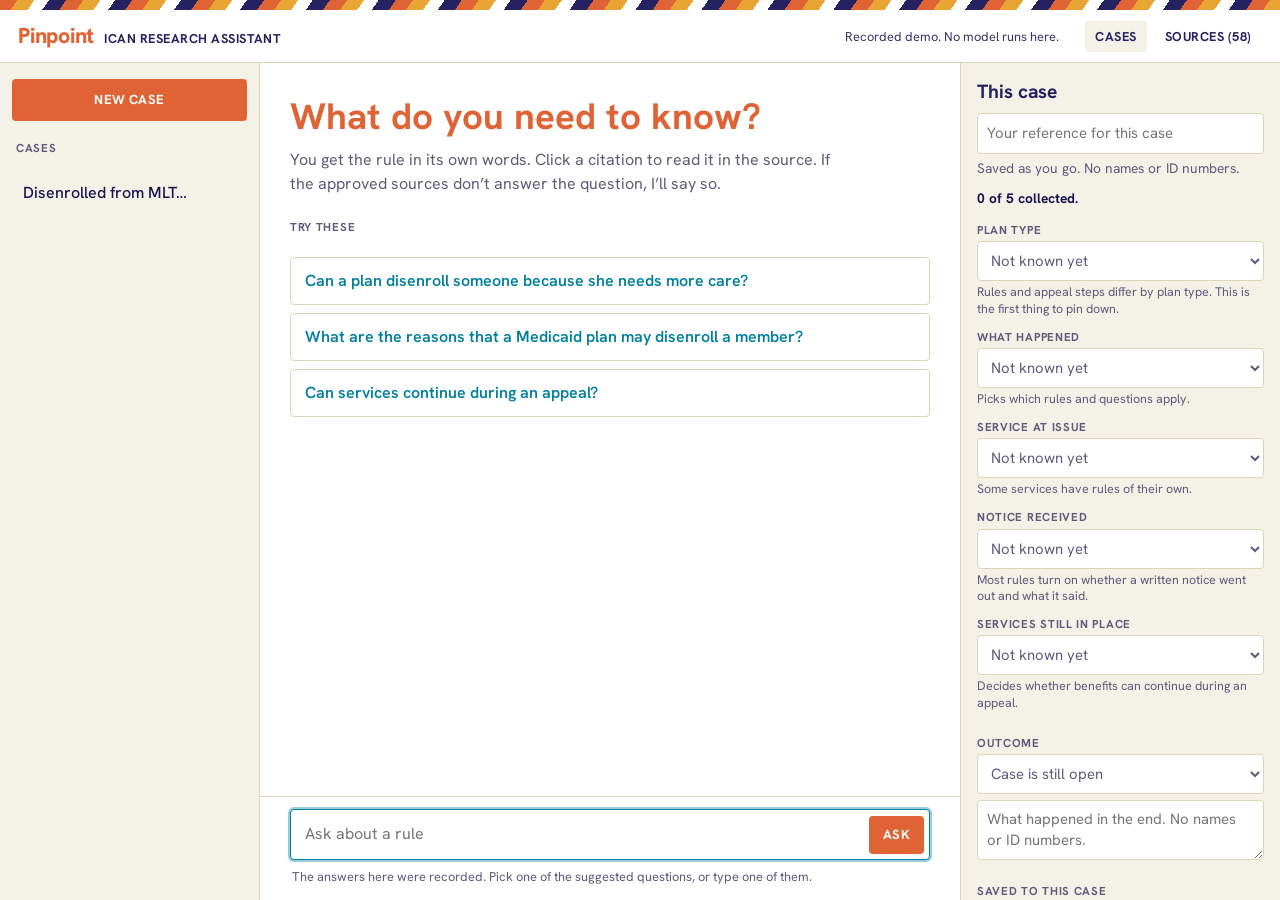
<file: docs/index.html>
<!doctype html>
<html lang="en">
<head>
<meta charset="utf-8">
<meta name="viewport" content="width=device-width, initial-scale=1">
<title>Pinpoint · ICAN research assistant</title>
<link rel="preconnect" href="https://fonts.googleapis.com">
<link rel="preconnect" href="https://fonts.gstatic.com" crossorigin>
<link href="https://fonts.googleapis.com/css2?family=Hanken+Grotesk:wght@400;500;600;700;800&family=IBM+Plex+Mono:wght@400;500&display=swap" rel="stylesheet">
<link rel="stylesheet" href="theme.css">
<style>
html, body{ height: 100%; }
body{ display: flex; flex-direction: column; }
.work{ flex: 1; min-height: 0; display: grid; grid-template-columns: 260px minmax(0, 1fr) 320px; grid-template-rows: minmax(0, 1fr); }
.work.reading{ grid-template-columns: 260px minmax(0, 1fr) minmax(0, var(--read-w, 470px)); }

/* left: the cases */
.list{ border-right: 1px solid var(--line); background: var(--panel); overflow-y: auto; padding: 16px 12px 24px; display: flex; flex-direction: column; gap: 14px; min-width: 0; }
.list .btn{ padding: 11px 16px; }
.list .label{ margin: 4px 4px 0; }
#cases{ display: flex; flex-direction: column; gap: 4px; }
.row{ display: flex; align-items: center; border: 1px solid transparent; border-radius: 4px; }
.row:hover{ background: var(--card); }
.row.on{ border-color: var(--dark-blue); background: var(--card); }
.row .open{ flex: 1; min-width: 0; text-align: left; border: 0; background: none; padding: 10px; font-weight: 500; color: var(--ink); overflow: hidden; text-overflow: ellipsis; white-space: nowrap; }
.row.on .open{ font-weight: 700; }
.row .trash{ flex: none; width: 40px; height: 40px; border: 0; background: none; padding: 0; display: grid; place-items: center; color: var(--muted); border-radius: 4px; opacity: 0; }
.row .trash svg{ pointer-events: none; }
.row.on .trash, .row:hover .trash, .row .trash:focus-visible{ opacity: 1; }
.row .trash:hover{ color: var(--red-dark); }

/* right: the case */
.case{ border-left: 1px solid var(--line); min-width: 0; background: var(--panel); overflow-y: auto; padding: 18px 16px 24px; display: grid; gap: 22px; align-content: start; }
.case h2{ font-size: 1.2rem; margin-bottom: 4px; }
.progress{ font-size: .86rem; color: var(--muted); margin: 0 0 12px; }
.progress b{ color: var(--ink); }
.facts{ display: grid; gap: 10px; }
.fact{ display: grid; gap: 3px; }
.outcome{ display: grid; gap: 3px; }
.outcome-note{ display: block; width: 100%; flex: none; border: 1px solid var(--line); border-radius: 4px; background: var(--card); padding: 8px 9px; font-size: .93rem; margin-top: 6px; max-height: none; resize: vertical; }
.outcome-note:focus-visible{ outline: 2px solid var(--accent, currentColor); outline-offset: 1px; }
.fact select, .outcome select{ width: 100%; border: 1px solid var(--line); border-radius: 4px; background: var(--card); padding: 8px 9px; font-size: .93rem; }
.fact select.empty, .outcome select.empty{ color: var(--muted); }
.fact small{ font-size: .78rem; color: var(--muted); line-height: 1.35; }
.fact.set small{ display: none; }
.block-head{ display: flex; align-items: center; justify-content: space-between; gap: 8px; margin-bottom: 10px; }
.quiet{ margin: 0; font-size: .86rem; color: var(--muted); }
.case-label{ width: 100%; border: 1px solid var(--line); border-radius: 4px; background: var(--card); padding: 8px 9px; font-size: .93rem; margin: 6px 0 4px; }
.reading .case{ display: none; }      /* the source being read takes the place of This case */
.need ul{ margin: 6px 0 0; padding-left: 18px; } .need li{ margin: 4px 0; }
.sec-head{ padding: 12px 16px 4px; display: flex; flex-direction: column; gap: 2px; } .sec-head span, .line .lead{ color: var(--muted); font-size: .86rem; }
.line .lead{ margin: 0; padding: 8px 16px 0 22px; } .line + .line{ border-top: 1px solid var(--line); }
.need{ margin: 0; padding: 9px 12px; border: 1px solid var(--orange); border-radius: 4px; background: light-dark(#fdf3df, #3f3416); font-size: .9rem; }
.grade{ display: flex; flex-wrap: wrap; align-items: center; gap: 8px; font-size: .86rem; color: var(--muted); }
.grade button{ border: 1px solid var(--line); background: var(--card); border-radius: 20px; padding: 5px 12px; color: var(--head); font-weight: 600; }
.grade button:hover{ border-color: var(--cyan); }
.grade button.on{ background: var(--dark-blue); color: #fff; border-color: var(--dark-blue); }
#saved{ display: grid; gap: 8px; margin: 0 0 10px; padding: 0; list-style: none; }
#saved li{ background: var(--card); border: 1px solid var(--line); border-left: 4px solid var(--orange); border-radius: 4px; padding: 8px 10px; font-size: .86rem; display: grid; gap: 2px; cursor: pointer; }
#saved li div{ display: flex; justify-content: space-between; gap: 8px; align-items: baseline; }
#saved li b{ font: 500 .8rem/1.3 var(--mono); color: var(--head); }
#saved li span{ color: var(--muted); }

/* middle: ask and answer */
.talk{ display: flex; flex-direction: column; min-width: 0; min-height: 0; }
#scroll{ flex: 1; overflow-y: auto; }
#thread{ display: grid; gap: 16px; padding: 24px clamp(14px, 3vw, 30px) 28px; max-width: 780px; margin: 0 auto; }
.empty h1{ font-size: clamp(1.7rem, 3.2vw, 2.3rem); color: var(--warm-red); margin: 8px 0 10px; }
.empty > p{ color: var(--muted); margin: 0 0 22px; max-width: 34em; }
.tries{ display: grid; gap: 8px; margin-top: 10px; }
.tries button{ text-align: left; background: var(--card); border: 1px solid var(--line); border-radius: 4px; padding: 11px 14px; color: var(--link); font-weight: 600; }
.tries button:hover{ border-color: var(--cyan); }
.turn{ display: grid; gap: 12px; animation: rise .35s ease both; }
@keyframes rise{ from{ opacity: 0; transform: translateY(8px); } to{ opacity: 1; transform: none; } }
.ask{ justify-self: end; max-width: 86%; background: var(--dark-blue); color: #fff; padding: 10px 14px; border-radius: 12px 12px 2px 12px; margin: 0; overflow-wrap: anywhere; }
.ask mark{ font-family: var(--mono); font-size: .86em; }
.took{ justify-self: end; margin: -8px 0 0; font-size: .86rem; color: var(--head); background: light-dark(#fdf3df, #3f3416); border: 1px solid var(--orange); border-radius: 4px; padding: 6px 10px; }
.said{ margin: 0; color: var(--muted); font-size: .93rem; }
.short{ border: 1px solid var(--line); border-left: 5px solid var(--dark-blue); border-radius: 4px; background: var(--card); padding: 12px 16px 10px 16px; }
.short .label{ margin: 0 0 6px; }
.short p{ margin: 0 0 10px; font: 400 1.14rem/1.5 var(--serif); color: var(--head); }
.short p b{ font-weight: 700; background: var(--sand-light); box-shadow: 0 0 0 2px var(--sand-light); }
.short .cite{ font-size: .78rem; }
.src{ border: 1px solid var(--line); border-radius: 4px; background: var(--card); overflow: hidden; }
.src.open{ border-color: var(--cyan); box-shadow: 0 0 0 2px var(--cyan-soft); }
.src blockquote{ margin: 0; padding: 14px 16px 12px 18px; border-left: 4px solid var(--orange); font: 400 1.02rem/1.58 var(--serif); }
.src-foot{ display: flex; flex-wrap: wrap; align-items: center; justify-content: space-between; gap: 8px 12px; padding: 9px 12px; border-top: 1px solid var(--line); background: var(--panel); }
.cite{ border: 1px solid var(--line); background: var(--card); color: var(--head); border-radius: 4px; padding: 4px 9px; font: 500 .8rem/1.2 var(--mono); text-align: left; }
.cite:hover{ border-color: var(--cyan); color: var(--link); }
.cite::after{ content: " ›"; }
.acts{ display: flex; gap: 14px; flex-wrap: wrap; }
.none{ border: 1px solid var(--line); border-left: 4px solid var(--warm-red); border-radius: 4px; padding: 16px 18px; background: var(--card); }
.none b{ display: block; font-size: 1.3rem; color: var(--head); margin-bottom: 6px; }
.none p{ margin: 0; }
.none p + p{ margin-top: 6px; color: var(--muted); font-size: .9rem; }
.none .acts{ margin-top: 12px; }
.second{ margin: 10px 0 0; padding: 12px 14px; border: 1px solid var(--line); border-radius: 6px; background: var(--card); font-size: .93rem; }
.second p{ margin: 4px 0; }
.second .was{ color: var(--muted); font-size: .88rem; }
.second .open{ margin: 4px 0 0; padding-left: 18px; display: grid; gap: 10px; }
.second .check{ display: block; margin-top: 3px; }
.short .es{ margin-top: 10px; padding-top: 10px; border-top: 1px solid var(--line); }
.srcs > summary{ cursor: pointer; font-weight: 600; color: var(--link); padding: 4px 2px; }
.srcs[open] > summary{ margin-bottom: 8px; }
.srcs .src + .src{ margin-top: 12px; }
.chips{ display: flex; flex-wrap: wrap; gap: 8px; }
.chips button{ border: 1px solid var(--line); background: var(--card); border-radius: 20px; padding: 6px 13px; color: var(--head); font-weight: 600; }
.chips button:hover{ border-color: var(--cyan); color: var(--link); }
.wait{ border: 1px solid var(--line); border-left: 5px solid var(--dark-blue); border-radius: 4px; background: var(--card); padding: 16px 18px; display: grid; gap: 12px; }
.stage{ display: flex; align-items: center; gap: 12px; margin: 0; font-size: 1.06rem; color: var(--muted); }
.stage i{ flex: none; width: 22px; height: 22px; border-radius: 50%; border: 2px solid var(--line); display: grid; place-items: center; font-style: normal; font-size: .8rem; line-height: 1; }
.stage.now{ font-weight: 700; color: var(--head); }
.stage.now i{ border-width: 3px; border-top-color: var(--dark-blue); animation: turn .8s linear infinite; }
.stage.done i{ border-color: var(--ok); color: var(--ok); }
.stage.done i::before{ content: "✓"; }
@keyframes turn{ to{ transform: rotate(360deg); } }
.next{ display: grid; gap: 8px; padding: 12px 14px; border: 1px dashed var(--line); border-radius: 4px; }
.next .chips button{ font-weight: 500; font-size: .9rem; }
.compose{ border-top: 1px solid var(--line); padding: 12px clamp(14px, 3vw, 30px) 14px; flex: none; }
.compose > div{ max-width: 780px; margin: 0 auto; }
form{ display: flex; gap: 8px; align-items: flex-end; border: 1px solid var(--line); border-radius: 4px; background: var(--card); padding: 5px 5px 5px 14px; }
form:focus-within{ border-color: var(--cyan); box-shadow: 0 0 0 2px var(--cyan-soft); }
textarea{ flex: 1; border: 0; background: transparent; resize: none; outline: none; padding: 8px 0; max-height: 9em; line-height: 1.4; }
textarea:focus-visible{ outline: none; }
form .btn{ padding: 9px 14px; }
.hint{ margin: 7px 2px 0; font-size: .8rem; color: var(--muted); }

/* right, while a source is being read */
.read{ display: none; border-left: 1px solid var(--line); background: var(--card); min-width: 0; min-height: 0; flex-direction: column; }
.reading .read{ display: flex; position: relative; }
.read-drag{ position: absolute; left: -4px; top: 0; bottom: 0; width: 9px; cursor: col-resize; z-index: 5; touch-action: none; }
.read-drag:hover, .read-drag:focus-visible, .read-drag.on{ background: var(--line); outline: none; }
.read-head{ padding: 14px 18px 12px; border-bottom: 1px solid var(--line); display: grid; gap: 6px; flex: none; background: var(--panel); }
.read-head div{ display: flex; justify-content: space-between; gap: 10px; align-items: flex-start; }
.read-head h2{ font-size: 1.15rem; }
.read-head p{ margin: 0; font-size: .84rem; color: var(--muted); }
#doc{ flex: 1; overflow-y: auto; padding: 18px 20px 60px; font: 400 .98rem/1.6 var(--serif); }
#doc p{ margin: 0 0 .7em; padding: 3px 8px; border-radius: 4px; border-left: 4px solid transparent; }
#doc p.here{ background: light-dark(#fdf3df, #3f3416); border-left-color: var(--orange); }

/* narrow window: the two bars sit behind buttons, one shown at a time in place of the thread */
.bars{ display: none; }
@media (max-width: 1000px){
  .bar{ padding: 8px 12px; }
  .brand span{ display: none; }
  .bars{ display: flex; gap: 8px; padding: 8px 12px; border-bottom: 1px solid var(--line); background: var(--panel); flex: none; }
  .bars button{ flex: 1; min-width: 0; height: 44px; border: 1px solid var(--line); border-radius: 4px; background: var(--card); font-weight: 600; color: var(--head); }
  .bars button[aria-expanded="true"]{ background: var(--dark-blue); border-color: var(--dark-blue); color: #fff; }
  .work, .work.reading{ grid-template-columns: minmax(0, 1fr); }
  .list, .case{ display: none; border: 0; }
  .show-list .list{ display: flex; }
  .show-case .case{ display: grid; }
  .show-list .talk, .show-case .talk{ display: none; }
  .row .trash{ opacity: 1; width: 44px; height: 44px; }
  .compose{ padding: 10px 12px 12px; }
  .reading .read{ position: fixed; inset: 0; z-index: 20; border: 0; }
  .read-drag{ display: none; }
}
</style>
</head>
<body>

<div class="stripes" aria-hidden="true"></div>
<header class="bar">
  <a class="brand" href="./"><b>Pinpoint</b><span>ICAN research assistant</span></a>
  <nav class="nav">
    <a href="./" class="on">Cases</a>
    <a href="sources.html" id="src-link">Sources</a>
  </nav>
</header>

<div class="bars" id="bars">
  <button type="button" id="show-list" aria-expanded="false" aria-controls="list">All cases</button>
  <button type="button" id="show-case" aria-expanded="false" aria-controls="case">This case</button>
</div>

<div class="work" id="work">

  <aside class="list" id="list" aria-label="Cases">
    <button class="btn" id="new-case" type="button">New case</button>
    <p class="label">Cases</p>
    <div id="cases"></div>
  </aside>

  <div class="talk">
    <main id="scroll">
      <div id="thread" aria-live="polite">
        <div class="empty" id="empty">
          <h1>What do you need to know?</h1>
          <p>You get the rule in its own words. Click a citation to read it in the source. If the approved sources don&rsquo;t answer the question, I&rsquo;ll say so.</p>
          <p class="label" id="tries-label">Try these</p>
          <div class="tries" id="tries"></div>
        </div>
      </div>
    </main>
    <div class="compose">
      <div>
        <form id="form">
          <label for="q" style="position:absolute;left:-9999px">Your question</label>
          <textarea id="q" rows="1" placeholder="Ask about a rule" autocomplete="off"></textarea>
          <button id="go" class="btn" type="submit">Ask</button>
        </form>
        <p class="hint">Ask about the rule, not the client. Names, dates and ID numbers are removed before your question is sent.</p>
      </div>
    </div>
  </div>

  <aside class="case" id="case" aria-label="This case">
    <section>
      <h2>This case</h2>
      <label for="label" style="position:absolute;left:-9999px">Your reference for this case</label>
      <input id="label" class="case-label" placeholder="Your reference for this case" autocomplete="off" maxlength="80">
      <p class="quiet" style="margin-bottom:10px">Saved as you go. No names or ID numbers.</p>
      <p class="progress" id="progress"></p>
      <div class="facts" id="facts">
        <label class="fact"><span class="label">Plan type</span>
          <select id="f-plan" class="empty"><option value="">Not known yet</option><option>Managed long-term care</option><option>Mainstream managed care</option><option>PACE</option><option>Not sure</option></select>
          <small>Rules and appeal steps differ by plan type. This is the first thing to pin down.</small></label>
        <label class="fact"><span class="label">What happened</span>
          <select id="f-what" class="empty"><option value="">Not known yet</option><option>Disenrolled from the plan</option><option>Service denied</option><option>Service reduced or stopped</option><option>Prior authorization denied</option><option>Cannot find a provider</option><option>Something else</option></select>
          <small>Picks which rules and questions apply.</small></label>
        <label class="fact"><span class="label">Service at issue</span>
          <select id="f-service" class="empty"><option value="">Not known yet</option><option>Home care</option><option>Consumer directed personal assistance</option><option>Nursing home</option><option>Equipment or supplies</option><option>Prescriptions</option><option>Doctor or specialist visits</option><option>Other</option></select>
          <small>Some services have rules of their own.</small></label>
        <label class="fact"><span class="label">Notice received</span>
          <select id="f-notice" class="empty"><option value="">Not known yet</option><option>Written notice</option><option>Told by phone only</option><option>No notice</option></select>
          <small>Most rules turn on whether a written notice went out and what it said.</small></label>
        <label class="fact"><span class="label">Services still in place</span>
          <select id="f-still" class="empty"><option value="">Not known yet</option><option>Yes</option><option>No</option><option>Not sure</option></select>
          <small>Decides whether benefits can continue during an appeal.</small></label>
      </div>
    </section>

    <section>
      <label class="outcome"><span class="label">Outcome</span>
        <select id="outcome" class="empty"><option value="">Case is still open</option><option>Resolved: the client got what they asked for</option><option>Resolved in part</option><option>Not resolved</option><option>Referred to another organization</option><option>Lost contact with the client</option></select></label>
      <label for="outcome-note" style="position:absolute;left:-9999px">What happened in the end</label>
      <textarea id="outcome-note" class="outcome-note" rows="2" maxlength="500" placeholder="What happened in the end. No names or ID numbers."></textarea>
      <p class="quiet" id="outcome-saved" hidden>Outcome saved.</p>
    </section>

    <section>
      <div class="block-head"><p class="label">Saved to this case</p><button class="link" id="copy-case" type="button" hidden>Copy case notes</button></div>
      <ul id="saved"></ul>
      <p class="quiet" id="saved-empty">Rules you keep show up here and stay with the case.</p>
    </section>
  </aside>

  <aside class="read" aria-label="Source">
    <div class="read-drag" id="read-drag" role="separator" aria-orientation="vertical" aria-label="Drag to make the source wider or narrower" tabindex="0"></div>
    <div class="read-head">
      <div><h2 id="doc-title"></h2><button class="btn ghost" id="close-doc" type="button">Close</button></div>
      <p id="doc-meta"></p>
    </div>
    <div id="doc" tabindex="0"></div>
  </aside>
</div>
<div id="toast" role="status"></div>

<script src="demo.js"></script>
<script>
const $ = id => document.getElementById(id);
const thread = $('thread'), scroll = $('scroll'), form = $('form'), box = $('q'), go = $('go'), work = $('work');
const esc = s => String(s).replace(/[&<>"]/g, c => ({'&':'&amp;','<':'&lt;','>':'&gt;','"':'&quot;'}[c]));
const el = (tag, cls, html) => { const e = document.createElement(tag); if (cls) e.className = cls; if (html != null) e.innerHTML = html; return e; };
const longDate = iso => new Date(iso + 'T12:00:00').toLocaleDateString('en-US', {year:'numeric', month:'long', day:'numeric'});
const down = () => { scroll.scrollTop = scroll.scrollHeight; };
const toast = msg => { const t = $('toast'); t.textContent = msg; t.classList.add('on'); clearTimeout(toast.t); toast.t = setTimeout(() => t.classList.remove('on'), 1600); };
const copy = (text, msg) => navigator.clipboard.writeText(text).then(() => toast(msg), () => toast('Could not copy'));
const post = (path, body) => fetch(path, {method: 'POST', headers: {'Content-Type': 'application/json'}, body: JSON.stringify(body)}).then(r => r.json());

/* ---------- the case: what to collect, and why ---------- */
const FACTS = {plan: 'Plan type', what: 'What happened', service: 'Service at issue', notice: 'Notice received', still: 'Services still in place'};
const saved = [];
const plan = () => $('f-plan').value || null;
const facts = () => Object.fromEntries(Object.keys(FACTS).map(k => [k, $('f-' + k).value || null]));

/* ---------- the case is kept on the server: label, facts, questions, kept rules, grades ---------- */
let caseId = null, saveTimer;
const TRASH = '<svg aria-hidden="true" width="16" height="16" viewBox="0 0 16 16" fill="none" stroke="currentColor" stroke-width="1.5" stroke-linecap="round" stroke-linejoin="round"><path d="M2.5 4h11M6 4V2.5h4V4M4 4l.7 9.5h6.6L12 4M6.5 7v4M9.5 7v4"/></svg>';
async function listCases(){
  const rows = await (await fetch('/api/cases')).json();
  $('cases').innerHTML = rows.map(c => `<div class="row${c.id === caseId ? ' on' : ''}">` +
    `<button class="open" type="button" data-id="${c.id}"${c.id === caseId ? ' aria-current="true"' : ''}>${esc(c.label)}</button>` +
    `<button class="trash" type="button" data-id="${c.id}" data-label="${esc(c.label)}" aria-label="Delete case" title="Delete case">${TRASH}</button></div>`).join('');
}
async function ensureCase(){
  if (!caseId){
    caseId = (await post('/api/case', {label: $('label').value, facts: facts()})).id;
    history.replaceState(null, '', '?c=' + caseId);
    listCases();
  }
  return caseId;
}
function touchCase(){
  clearTimeout(saveTimer);
  saveTimer = setTimeout(async () => { await post('/api/case', {id: await ensureCase(), label: $('label').value, facts: facts()}); listCases(); }, 400);
}
$('cases').onclick = async e => {
  const del = e.target.closest('.trash');
  if (del){
    const id = +del.dataset.id;
    if (!confirm(`Delete "${del.dataset.label}"?`)) return;
    if (id === caseId) clearTimeout(saveTimer);
    await post('/api/case/delete', {id});
    if (id === caseId) location.assign(location.pathname); else listCases();
    return;
  }
  const b = e.target.closest('.open'); if (b && +b.dataset.id !== caseId) location.assign('?c=' + b.dataset.id);
};
$('label').oninput = touchCase;
let outcomeTimer;
function touchOutcome(){                    // how the case ended; saved on its own, a moment after the last change
  $('outcome').classList.toggle('empty', !$('outcome').value);
  $('outcome-saved').hidden = true;
  clearTimeout(outcomeTimer);
  outcomeTimer = setTimeout(async () => {
    await post('/api/case/outcome', {id: await ensureCase(), outcome: $('outcome').value, note: $('outcome-note').value});
    $('outcome-saved').hidden = false; listCases();
  }, 600);
}
$('outcome').onchange = touchOutcome;
$('outcome-note').oninput = touchOutcome;
function showBar(which){                    // narrow window: one bar at a time, or neither
  const on = which && !document.body.classList.contains('show-' + which) ? which : null;
  for (const k of ['list', 'case']){ document.body.classList.toggle('show-' + k, k === on); $('show-' + k).setAttribute('aria-expanded', k === on); }
}
$('show-list').onclick = () => showBar('list');
$('show-case').onclick = () => showBar('case');
const QUESTIONS = {
  '': ['Can a plan disenroll someone because she needs more care?', 'What are the reasons that a Medicaid plan may disenroll a member?', 'Can services continue during an appeal?'],
  'Disenrolled from the plan': ['What are the reasons that a Medicaid plan may disenroll a member?', 'What process is supposed to be followed for these disenrollments?', 'Which entity was responsible for not following the correct process?', 'What appeal or complaint procedure is appropriate to rectify the error?'],
  'Service denied': ['What must a notice of adverse benefit determination include?', 'How long does an enrollee have to file an appeal?', 'What appeal or complaint procedure is appropriate to rectify the error?'],
  'Service reduced or stopped': ['Can services continue during an appeal?', 'What must a notice of adverse benefit determination include?', 'How long does an enrollee have to file an appeal?'],
  'Prior authorization denied': ['What must a notice of adverse benefit determination include?', 'How long does an enrollee have to file an appeal?', 'Can an enrollee request an expedited appeal?'],
  'Cannot find a provider': ['What must a plan do when it cannot provide a service in network?', 'What are the network adequacy standards?'],
  'Something else': ['What are the enrollee rights under managed care?', 'What appeal or complaint procedure is appropriate to rectify the error?'],
};
function drawFacts(){
  let n = 0;
  for (const k of Object.keys(FACTS)){
    const f = $('f-' + k), set = !!f.value;
    f.classList.toggle('empty', !set); f.closest('.fact').classList.toggle('set', set); if (set) n++;
  }
  const missing = Object.entries(FACTS).filter(([k]) => !$('f-' + k).value).map(([, v]) => v.toLowerCase());
  $('progress').innerHTML = n === 5 ? '<b>All 5 collected.</b>' : `<b>${n} of 5 collected.</b>`;
  const qs = QUESTIONS[$('f-what').value] || QUESTIONS[''];
  if (!$('tries')) return;                 // the starting suggestions are gone once a question has been asked
  $('tries-label').textContent = $('f-what').value ? 'Suggested for this case' : 'Try these';
  $('tries').innerHTML = qs.map(q => `<button type="button">${esc(q)}</button>`).join('');
  $('tries').querySelectorAll('button').forEach(b => b.onclick = () => send(b.textContent));
}
document.querySelectorAll('.fact select').forEach(s => s.onchange = () => { drawFacts(); touchCase(); });
function setFact(k, v){ $('f-' + k).value = v; drawFacts(); }

function drawSaved(){
  $('saved').innerHTML = saved.map((p, i) =>
    `<li><div><b>${esc(p.cite)}</b><button class="link" data-drop="${i}" type="button">Remove</button></div><span>${esc(p.heading)}</span></li>`).join('');
  $('saved-empty').hidden = saved.length > 0; $('copy-case').hidden = saved.length === 0;
  document.querySelectorAll('[data-save]').forEach(b => { b.textContent = saved.some(p => p.id == b.dataset.save) ? 'Saved ✓' : 'Save to case'; });
}
$('saved').onclick = e => {
  const d = e.target.dataset.drop;
  if (d != null){ const [gone] = saved.splice(+d, 1); drawSaved(); if (caseId) post('/api/save', {case_id: caseId, passage_id: gone.id, on: false}); return; }
  const li = e.target.closest('li'); if (li) openSource(saved[[...$('saved').children].indexOf(li)]);
};
const quote = p => `"${p.text}"\n— ${p.cite}, ${p.heading}\n${p.url}`;
$('copy-case').onclick = () => {
  const facts = Object.entries(FACTS).map(([k, name]) => `${name}: ${$('f-' + k).value || 'not known'}`).join('\n');
  copy(`CASE NOTES\n${facts}\n\nRULES FOUND\n\n` + saved.map((p, i) => `${i + 1}. ${quote(p)}`).join('\n\n'), 'Case notes copied');
};
$('new-case').onclick = () => location.assign(location.pathname);

/* ---------- sources ---------- */
fetch('/api/sources').then(r => r.json()).then(s => { $('src-link').textContent = `Sources (${s.sources.length})`; });

async function openSource(p){
  const s = await (await fetch('/api/section?id=' + p.id)).json();
  $('doc-title').textContent = `§ ${s.section} ${s.heading}`;
  $('doc-meta').innerHTML = `${esc(s.source)} · checked ${longDate(s.checked)} · <a href="${esc(p.url)}" target="_blank" rel="noopener">Open the source &#8599;</a>`;
  $('doc').innerHTML = s.paragraphs.map(x =>
    `<p id="para-${x.id}" class="${x.id === s.target ? 'here' : ''}" style="margin-left:${(x.level - 1) * 18}px">${esc(x.text)}</p>`).join('');
  work.classList.add('reading');
  document.querySelectorAll('.src.open').forEach(c => c.classList.remove('open'));
  document.querySelectorAll(`.src[data-id="${p.id}"], .line[data-id="${p.id}"]`).forEach(c => c.closest('.src').classList.add('open'));
  $('para-' + s.target).scrollIntoView({block: 'center'});
}
{                                           // the source panel's left edge drags; arrow keys move it too
  const drag = $('read-drag');
  const setW = w => work.style.setProperty('--read-w', Math.round(Math.max(320, Math.min(w, innerWidth - 260 - 340))) + 'px');
  const now = () => drag.parentElement.getBoundingClientRect().width;
  drag.onpointerdown = e => { drag.setPointerCapture(e.pointerId); drag.classList.add('on'); e.preventDefault(); };
  drag.onpointermove = e => { if (drag.classList.contains('on')) setW(innerWidth - e.clientX); };
  drag.onpointerup = drag.onpointercancel = () => drag.classList.remove('on');
  drag.onkeydown = e => { if (e.key === 'ArrowLeft') setW(now() + 40); else if (e.key === 'ArrowRight') setW(now() - 40); };
}
$('close-doc').onclick = () => { work.classList.remove('reading'); document.querySelectorAll('.src.open').forEach(c => c.classList.remove('open')); };

/* ---------- flags: what goes to the keeper of the sources ---------- */
function flagButton(kind, question, p){
  const b = el('button', 'link', kind === 'gap' ? 'Flag this gap' : 'Wrong or out of date');
  b.type = 'button';
  b.onclick = async () => {
    const note = prompt(kind === 'gap' ? 'What were you looking for? (optional, no client details)' : 'What is wrong? (optional, no client details)');
    if (note === null) return;
    await post('/api/flag', {kind, question, plan: plan(), cite: p?.cite, url: p?.url, note});
    b.textContent = 'Sent to whoever maintains the sources ✓'; b.disabled = true;
  };
  return b;
}

/* ---------- grade: good, bad, or a source is missing ---------- */
function gradeRow(r){
  const row = el('div', 'grade'); row.append(el('span', '', 'Was this right?'));
  const paint = () => row.querySelectorAll('button').forEach(b => { b.classList.toggle('on', b.dataset.g === r.grade); b.setAttribute('aria-pressed', b.dataset.g === r.grade); });
  for (const [g, name] of Object.entries({good: 'Good', bad: 'Bad', missing: 'A source is missing'})){
    const b = el('button', '', name); b.type = 'button'; b.dataset.g = g;
    b.onclick = async () => {
      let note = null;
      if (g !== 'good' && r.grade !== g){
        note = prompt(g === 'bad' ? 'What was wrong? (optional, no client details)' : 'What source is missing? (optional, no client details)');
        if (note === null) return;
      }
      r.grade = r.grade === g ? null : g;
      await post('/api/grade', {ask_id: r.ask_id, grade: r.grade, note});
      paint(); if (r.grade) toast('Grade saved');
    };
    row.append(b);
  }
  paint(); return row;
}

/* ---------- what to find out from the client, for each case fact not yet set ---------- */
const ASK_CLIENT = {
  plan: 'Which kind of plan is the client in?',
  what: 'What did the plan do? Was the client dropped from the plan, was a service denied, was a service cut or stopped, or can they not find a provider?',
  service: 'Which service is this about? For example home care, a nursing home, equipment, prescriptions.',
  notice: 'Did the plan send anything in writing? Ask the client to find the letter and read you its title and date. If they were only told by phone, note that.',
  still: 'Is the client still getting the service today?',
};
function needBox(r, turn){
  if (!r.need?.length) return;
  const box = el('div', 'need', '<b>Ask the client</b><ul>' + r.need.map(k => `<li>${ASK_CLIENT[k]} <button class="link" type="button" data-k="${k}">Set ${FACTS[k].toLowerCase()}</button></li>`).join('') + '</ul>');
  box.querySelectorAll('button').forEach(b => b.onclick = () => { $('close-doc').click(); if (!$('case').offsetParent) showBar('case'); $('f-' + b.dataset.k).focus(); });
  turn.append(box);
}

/* ---------- the summary, then one card per section with the lines it names ---------- */
function lineActs(p, question){
  const acts = el('span', 'acts');
  const save = el('button', 'link', 'Save to case'); save.type = 'button'; save.dataset.save = p.id;
  save.onclick = () => { const i = saved.findIndex(x => x.id === p.id); if (i < 0) saved.push(p); else saved.splice(i, 1); drawSaved();
    ensureCase().then(id => post('/api/save', {case_id: id, passage_id: p.id, on: i < 0})); };
  const cp = el('button', 'link', 'Copy'); cp.type = 'button'; cp.onclick = () => copy(quote(p), 'Copied with citation');
  acts.append(save, cp, flagButton('wrong', question, p));
  return acts;
}
const SECOND_READ = false;      // off for the showcase: the answer is two hosted model calls and the code checks
/* ---------- the second read: each sentence against the lines it cites, and what the lines leave open ---------- */
function secondRead(r, s, lines){
  const box = el('div', 'second');
  const draw = () => {
    const read = r.second.read, n = read.length;
    const fixed = read.filter(x => x.verdict === 'overstated' && x.now), cut = read.filter(x => x.verdict === 'unsupported');
    const flagged = read.filter(x => x.verdict === 'overstated' && !x.now);
    let html = `<p class="label">Second read</p><p>${n - fixed.length - cut.length - flagged.length} of ${n} sentence${n === 1 ? '' : 's'} supported by the lines cited.` +
      (fixed.length ? ` ${fixed.length} reworded to say only what its line says.` : '') +
      (cut.length ? ` ${cut.length} removed: the line cited does not say it.` : '') +
      (flagged.length ? ` ${flagged.length} may say more than its line does. Read the source.` : '') + '</p>';
    for (const x of fixed) html += `<p class="was">Before: ${esc(x.was)}</p>`;
    for (const x of cut) html += `<p class="was">Removed: ${esc(x.was)}</p>`;
    box.innerHTML = html;
    if (r.second.open.length){
      box.append(el('p', 'label', 'What the sources leave open'));
      const ul = el('ul', 'open');
      for (const o of r.second.open){
        const li = el('li', '', `${esc(o.point)} `);
        for (const c of o.cites){
          const b = el('button', 'cite', esc(c.cite)); b.type = 'button'; b.title = 'Read this in the source'; b.onclick = () => openSource(c); li.append(b, ' ');
        }
        li.append(el('span', 'check', '<b>To check:</b> ' + esc(o.check)));
        ul.append(li);
      }
      box.append(ul);
    }
  };
  const run = async () => {
    box.innerHTML = '<p class="label">Second read</p><p class="quiet">Checking each sentence against the lines it cites…</p>';
    let t = {}; try { t = await post('/api/second', {ask_id: r.ask_id}); } catch (e) {}
    if (!t.second){ box.innerHTML = ''; const b = el('button', 'link', 'Run the second read'); b.type = 'button'; b.onclick = run; box.append(b); return; }
    r.summary = t.summary; r.second = t.second;
    s.querySelectorAll('p.sent').forEach(p => p.remove());
    s.querySelector('.label').after(...sentences(r, lines));
    draw(); down();
  };
  if (r.second) draw();
  else if (r.fresh && r.ask_id) run();
  else if (r.ask_id){ const b = el('button', 'link', 'Run the second read'); b.type = 'button'; b.onclick = run; box.append(b); }
  return box;
}
function sentences(r, lines){
  return r.summary.map(x => {
    const p = el('p', 'sent', esc(x.text) + ' ');
    for (const c of x.cites){
      const b = el('button', 'cite', esc(c.cite)); b.type = 'button'; b.title = 'Read this in the source';
      b.onclick = () => openSource(lines.find(l => l.id === c.id)); p.append(b, ' ');
    }
    return p;
  });
}
function summary(r, turn, question){
  const lines = r.cards.flatMap(c => c.lines);
  const s = el('div', 'short', '<p class="label">Summary</p>');
  s.append(...sentences(r, lines));
  const es = el('button', 'link', 'Show in Spanish'); es.type = 'button';
  es.onclick = async () => {
    es.disabled = true; es.textContent = 'Translating…';
    const t = await post('/api/spanish', {sentences: r.summary.map(x => x.text)});
    if (!t.sentences){ es.disabled = false; es.textContent = 'Show in Spanish'; return toast(t.error || 'The translation could not be written.'); }
    const box = el('div', 'es', '<p class="label">Resumen en español (traducción automática)</p>'); box.lang = 'es';
    t.sentences.forEach((text, i) => {
      const p = el('p', '', esc(text) + ' ');
      for (const c of r.summary[i].cites){
        const b = el('button', 'cite', esc(c.cite)); b.type = 'button'; b.lang = 'en'; b.title = 'Read this in the source';
        b.onclick = () => openSource(lines.find(l => l.id === c.id)); p.append(b, ' ');
      }
      box.append(p);
    });
    es.replaceWith(box);
  };
  s.append(es);
  turn.append(s);
  if (SECOND_READ) turn.append(secondRead(r, s, lines));
  const n = lines.length;
  const box = el('details', 'srcs', `<summary>Sources (${n})</summary>`);     // closed until the advocate opens it
  turn.append(box);
  for (const c of r.cards){
    const card = el('div', 'src sec', `<div class="sec-head"><b>${esc(c.title)}</b><span>${esc(c.source)}</span></div>`);
    for (const l of c.lines){
      const row = el('div', 'line'); row.dataset.id = l.id;
      row.innerHTML = (l.lead ? `<p class="lead">${esc(l.lead)}</p>` : '') + `<blockquote>${esc(l.text)}</blockquote><div class="src-foot">` +
        `<button class="cite" type="button" title="Read this in the source">${esc(l.cite)}</button></div>`;
      row.querySelector('.cite').onclick = () => openSource(l);
      row.querySelector('.src-foot').append(lineActs(l, question));
      card.append(row);
    }
    box.append(card);
  }
  drawSaved();
  if (r.ask_id) turn.append(gradeRow(r));
}

/* ---------- ask and answer ---------- */
function render(r, turn, question){
  if (r.kind === 'answer'){
    needBox(r, turn);
    if (r.summary) return summary(r, turn, question);
    if (r.short){
      const s = el('div', 'short');
      s.innerHTML = `<p class="label">Summary</p><p>${r.short.html}</p>` +
        `<button class="cite" type="button" title="Read this in the source">${esc(r.short.cite)}</button>`;
      s.querySelector('.cite').onclick = () => openSource(r.passages.find(p => p.id === r.short.id) || r.short);
      turn.append(s);
    } else {
      turn.append(el('p', 'said', 'No one sentence answers this. Here is what the approved sources say.'));
    }
    for (const p of r.passages){
      const card = el('div', 'src'); card.dataset.id = p.id;
      card.innerHTML = `<blockquote>${p.html}</blockquote><div class="src-foot">` +
        `<button class="cite" type="button" title="Read this in the source">${esc(p.cite)}</button><span class="acts"></span></div>`;
      card.querySelector('.cite').onclick = () => openSource(p);
      const acts = card.querySelector('.acts');
      const save = el('button', 'link', 'Save to case'); save.type = 'button'; save.dataset.save = p.id;
      save.onclick = () => { const i = saved.findIndex(x => x.id === p.id); if (i < 0) saved.push(p); else saved.splice(i, 1); drawSaved();
        ensureCase().then(id => post('/api/save', {case_id: id, passage_id: p.id, on: i < 0})); };
      const cp = el('button', 'link', 'Copy'); cp.type = 'button'; cp.onclick = () => copy(quote(p), 'Copied with citation');
      acts.append(save, cp, flagButton('wrong', question, p));
      turn.append(card);
    }
    const next = [];
    if (r.follow?.length){
      next.push(el('p', 'label', 'Read more'));
      const chips = el('div', 'chips');
      for (const f of r.follow){ const b = el('button', '', esc(f.label)); b.type = 'button'; b.title = f.cite; b.onclick = () => openSource(f); chips.append(b); }
      next.push(chips);
    }
    const more = (QUESTIONS[$('f-what').value] || QUESTIONS['']).filter(q => !asked.has(q)).slice(0, 3);
    if (more.length){
      next.push(el('p', 'label', 'Ask next'));
      const chips = el('div', 'chips');
      for (const q of more){ const b = el('button', '', esc(q)); b.type = 'button'; b.onclick = () => send(q); chips.append(b); }
      next.push(chips);
    }
    if (next.length){ const box = el('div', 'next'); next.forEach(x => box.append(x)); turn.append(box); }
    drawSaved();
  } else if (r.kind === 'none'){
    const d = el('div', 'none', `<b>No answer in the approved sources.</b><p>${esc(r.why)}</p><p>I searched ${r.searched.sections} sections in ${r.searched.sources.length} approved sources.</p>`);
    if (!r.ask_id){ const acts = el('span', 'acts'); acts.append(flagButton('gap', question)); d.append(acts); }
    turn.append(d);
  } else if (r.kind === 'intake'){
    needBox(r, turn);
    if (!r.need?.length) turn.append(el('p', 'said', 'All five case facts are set.'));
  } else if (r.kind === 'recorded'){          // only in the recorded demo (web/demo.js): a question that was not recorded
    const d = el('div', 'none', '<b>This is a recorded demo.</b><p>No model runs here, so only the questions that were recorded can be shown.</p>');
    const chips = el('div', 'chips');
    for (const q of r.can.filter(q => !asked.has(q))){ const b = el('button', '', esc(q)); b.type = 'button'; b.onclick = () => send(q); chips.append(b); }
    d.append(chips); turn.append(d);
  } else if (r.kind === 'advice'){
    turn.append(el('div', 'none', `<b>I don’t give advice on a case.</b><p>Ask me what the rule says and I’ll find it. What to do for your client is your call.</p>`));
  } else {
    turn.append(el('div', 'none', `<b>Something broke.</b><p>${esc(r.error || 'No reply from the server.')}</p>`));
  }
  if (r.ask_id && (r.kind === 'answer' || r.kind === 'none')) turn.append(gradeRow(r));
}

const asked = new Set();
async function send(question, turn){
  go.disabled = true; $('empty')?.remove(); asked.add(question);
  let bubble = null;
  if (!turn){ turn = el('div', 'turn'); bubble = el('p', 'ask', esc(question)); turn.append(bubble); thread.append(turn); }
  const wait = el('div', 'wait', '<p class="stage now"><i aria-hidden="true"></i><span>Searching the approved sources…</span></p>' +
    '<p class="stage"><i aria-hidden="true"></i><span>Reading the passages</span></p>');
  wait.setAttribute('role', 'status'); turn.append(wait); down();
  let r;
  try { r = await post('/api/ask', {question, plan: plan(), facts: facts(), case_id: await ensureCase()}); }
  catch (e) { r = {error: 'Could not reach Pinpoint. Is the server running?'}; }
  if (r.writing){
    const [a, b] = wait.children;
    a.className = 'stage done'; a.lastChild.textContent = 'Searching the approved sources';
    b.className = 'stage now'; b.lastChild.textContent = 'Reading the passages…'; down();
    try { Object.assign(r, await post('/api/answer', {ask_id: r.ask_id, question: r.sent, pool: r.pool, facts: facts(), strangers: r.strangers})); } catch (e) {}
  }
  r.fresh = true;                           // just asked: the second read starts by itself
  wait.remove();
  if (bubble && r.removed && r.removed.length){
    bubble.innerHTML = esc(r.sent).replace(/\[(name|date|phone|email|id number|address)\]/g, '<mark>[$1]</mark>');
    bubble.after(el('p', 'took', `<b>${r.removed.length} personal detail${r.removed.length > 1 ? 's' : ''} removed before sending.</b> Please leave names, dates, addresses and ID numbers out of questions.`));
  }
  render(r, turn, question);
  listCases();                              // the open case moves to the top of the list
  go.disabled = false; down(); box.focus();
}

form.onsubmit = e => { e.preventDefault(); const q = box.value.trim(); if (!q || go.disabled) return; box.value = ''; box.style.height = ''; send(q); };
box.onkeydown = e => { if (e.key === 'Enter' && !e.shiftKey){ e.preventDefault(); form.requestSubmit(); } };
box.oninput = () => { box.style.height = ''; box.style.height = box.scrollHeight + 'px'; };

/* links for demos and screenshots: /?q=question  &case=judy fills the case  &open=1 opens the first source  &save=1 saves it */
const args = new URLSearchParams(location.search);
if (args.get('case') === 'judy'){ setFact('plan', 'Managed long-term care'); setFact('what', 'Disenrolled from the plan'); setFact('service', 'Home care'); setFact('notice', 'No notice'); setFact('still', 'Yes'); }
drawFacts();
listCases();
async function reopen(id){
  const c = await (await fetch('/api/case?id=' + id)).json();
  if (c.error) return;
  caseId = c.id; $('label').value = c.label || '';
  for (const k of Object.keys(FACTS)) $('f-' + k).value = c.facts[k] || '';
  $('outcome').value = c.outcome || ''; $('outcome').classList.toggle('empty', !c.outcome); $('outcome-note').value = c.outcome_note || '';
  saved.push(...c.saved); drawFacts(); drawSaved();
  if (c.asks.length) $('empty')?.remove();
  for (const r of c.asks){
    const turn = el('div', 'turn');
    turn.append(el('p', 'ask', esc(r.sent).replace(/\[(name|date|phone|email|id number|address)\]/g, '<mark>[$1]</mark>')));
    thread.append(turn); asked.add(r.sent); render(r, turn, r.sent);
  }
  listCases(); down();
}
if (args.get('c')) reopen(args.get('c'));
if (args.get('q')) send(args.get('q')).then(() => {
  if (args.get('save')) document.querySelector('[data-save]')?.click();
  if (args.get('open')) document.querySelector('.cite')?.click();
});
else box.focus();
</script>
</body>
</html>
</file>
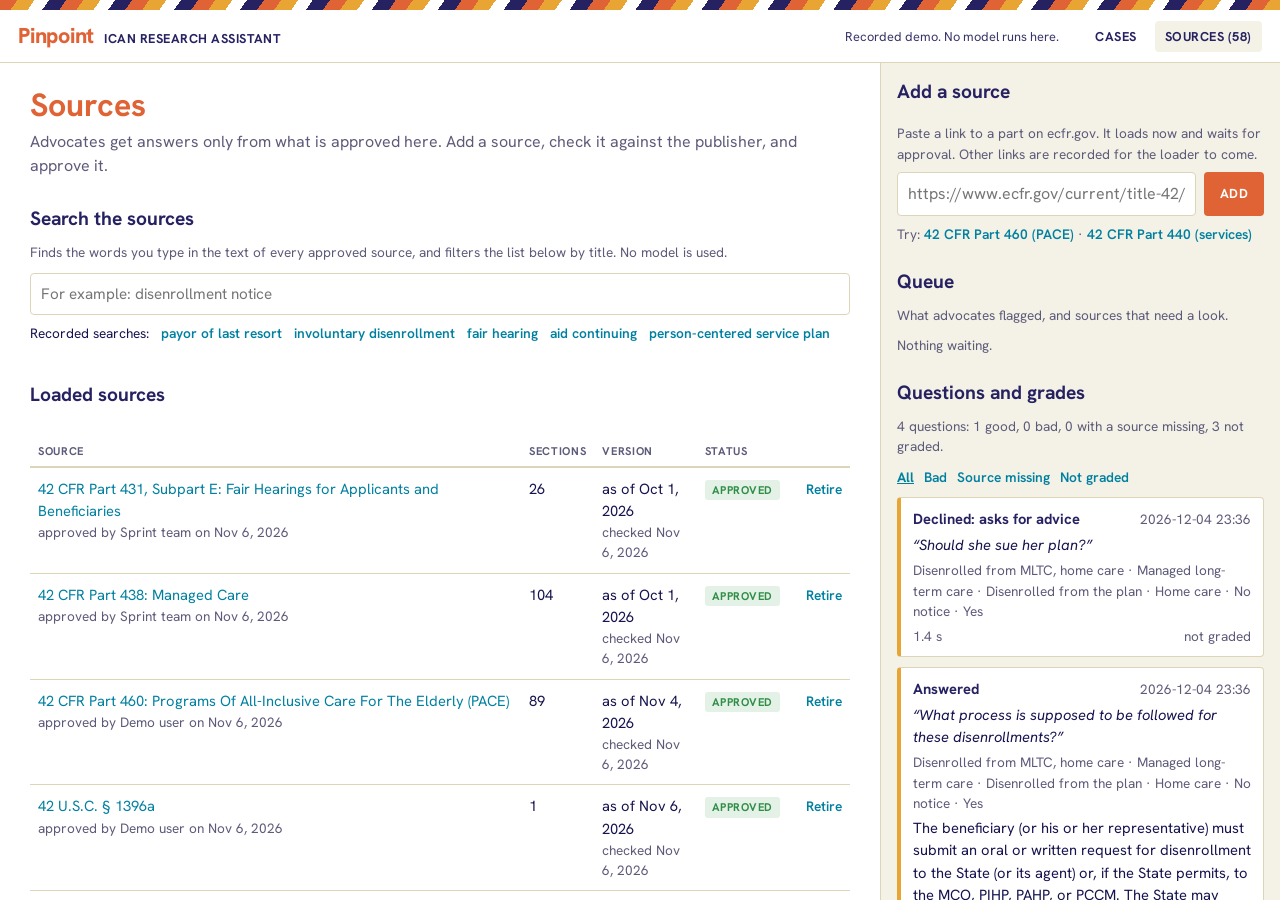
<file: docs/sources.html>
<!doctype html>
<html lang="en">
<head>
<meta charset="utf-8">
<meta name="viewport" content="width=device-width, initial-scale=1">
<title>Sources · Pinpoint</title>
<link rel="preconnect" href="https://fonts.googleapis.com">
<link rel="preconnect" href="https://fonts.gstatic.com" crossorigin>
<link href="https://fonts.googleapis.com/css2?family=Hanken+Grotesk:wght@400;500;600;700;800&family=IBM+Plex+Mono:wght@400;500&display=swap" rel="stylesheet">
<link rel="stylesheet" href="theme.css">
<style>
html, body{ height: 100%; }
body{ display: flex; flex-direction: column; }
.work{ flex: 1; min-height: 0; display: grid; grid-template-columns: minmax(0, 1fr) 400px; grid-template-rows: minmax(0, 1fr); }
.main{ overflow-y: auto; min-width: 0; padding: 24px clamp(14px, 3vw, 30px) 60px; display: grid; grid-template-columns: minmax(0, 1fr); gap: 30px; align-content: start; }
.side{ overflow-y: auto; min-width: 0; background: var(--panel); border-left: 1px solid var(--line); padding: 18px 16px 40px; display: grid; grid-template-columns: minmax(0, 1fr); gap: 26px; align-content: start; }
.top h1{ font-size: clamp(1.6rem, 3vw, 2rem); color: var(--warm-red); margin-bottom: 6px; }
.top p{ margin: 0; color: var(--muted); max-width: 48em; }
h2{ font-size: 1.2rem; margin-bottom: 12px; }
.head{ display: flex; justify-content: space-between; align-items: center; gap: 10px; flex-wrap: wrap; margin-bottom: 12px; }
.head h2{ margin: 0; }
table{ width: 100%; border-collapse: collapse; font-size: .92rem; }
th{ text-align: left; font-size: .7rem; letter-spacing: .06em; text-transform: uppercase; color: var(--muted); padding: 6px 8px; border-bottom: 2px solid var(--line); }
td{ padding: 10px 8px; border-bottom: 1px solid var(--line); vertical-align: top; }
td.acts{ white-space: nowrap; text-align: right; }
td.acts .link{ margin-left: 10px; }
.muted{ color: var(--muted); font-size: .85rem; }
.queue{ display: grid; gap: 10px; }
.item{ background: var(--card); border: 1px solid var(--line); border-left: 4px solid var(--orange); border-radius: 4px; padding: 10px 12px; display: grid; gap: 4px; font-size: .92rem; }
.item.gap{ border-left-color: var(--warm-red); }
.item.done{ border-left-color: var(--ok); opacity: .75; }
.item b{ color: var(--head); }
.item .row{ display: flex; justify-content: space-between; gap: 10px; align-items: baseline; flex-wrap: wrap; }
.item .q{ font-style: italic; }
.add{ display: grid; gap: 8px; }
.add input{ width: 100%; border: 1px solid var(--line); border-radius: 4px; background: var(--card); padding: 9px 10px; }
.add .row{ display: flex; gap: 8px; }
.add .row input{ flex: 1; }
.cat{ display: grid; gap: 6px; }
.area{ border: 1px solid var(--line); border-radius: 4px; background: var(--card); }
.area summary{ cursor: pointer; padding: 10px 14px; font-weight: 700; color: var(--head); display: flex; justify-content: space-between; gap: 10px; }
.area summary span{ font-weight: 500; color: var(--muted); font-size: .85rem; }
.area ul{ margin: 0; padding: 4px 14px 12px; list-style: none; display: grid; gap: 5px; font-size: .9rem; }
.area li{ display: grid; grid-template-columns: 1fr auto; gap: 10px; align-items: baseline; }
.area li .k{ color: var(--muted); font-size: .8rem; }
.bars{ display: flex; gap: 2px; height: 10px; border-radius: 3px; overflow: hidden; margin: 8px 0 4px; }
.bars i{ display: block; }
#msg{ margin: 0; font-size: .9rem; color: var(--link); min-height: 1.3em; }
#sources-box{ overflow-x: auto; }
@media (max-width: 1000px){
  html, body{ height: auto; }
  body{ display: block; }
  .bar{ padding: 8px 12px; }
  .brand span{ display: none; }
  .work{ display: block; }
  .main, .side{ overflow: visible; }
  .side{ border-left: 0; border-top: 1px solid var(--line); }
  #sources{ min-width: 600px; }
}
</style>
</head>
<body>
<div class="stripes" aria-hidden="true"></div>
<header class="bar">
  <a class="brand" href="./"><b>Pinpoint</b><span>ICAN research assistant</span></a>
  <nav class="nav">
    <a href="./">Cases</a>
    <a href="sources.html" class="on" id="src-link">Sources</a>
  </nav>
</header>

<div class="work">
  <main class="main">
    <div class="top">
      <h1>Sources</h1>
      <p>Advocates get answers only from what is approved here. Add a source, check it against the publisher, and approve it.</p>
    </div>

    <section>
      <div class="head"><h2>Search the sources</h2><span class="muted" id="find-count"></span></div>
      <p class="muted" style="margin:0 0 10px">Finds the words you type in the text of every approved source, and filters the list below by title. No model is used.</p>
      <label for="find" style="position:absolute;left:-9999px">Words to find in the approved sources</label>
      <input id="find" type="search" placeholder="For example: disenrollment notice" autocomplete="off" style="width:100%;border:1px solid var(--line);border-radius:4px;background:var(--card);padding:9px 10px;font-size:.95rem">
      <div class="queue" id="found" aria-live="polite" style="margin-top:10px"></div>
    </section>

    <section>
      <div class="head">
        <h2>Loaded sources</h2>
        <div style="display:flex;gap:8px;flex-wrap:wrap"><button class="btn ghost" id="load-all" type="button">Load everything on the list</button><button class="btn ghost" id="approve-all" type="button">Approve all waiting</button><button class="btn ghost" id="check-all" type="button">Check all for changes</button></div>
      </div>
      <p id="msg"></p>
      <div id="sources-box"><table id="sources">
        <thead><tr><th>Source</th><th>Sections</th><th>Version</th><th>Status</th><th></th></tr></thead>
        <tbody></tbody>
      </table></div>
    </section>

    <section>
        <div class="head"><h2>CSS&rsquo;s full list</h2><span class="muted" id="cat-count"></span></div>
        <p class="muted" style="margin:0 0 10px">From the Track 1 brief. Loads: ecfr.gov, US Code and New York regulations on law.cornell.edu, DOH pages and PDFs. Cannot load yet: New York statutes on FindLaw and the Westlaw part-level links (bot wall), private SharePoint links, and index pages.</p>
        <div class="cat" id="cat"></div>
    </section>
  </main>

  <aside class="side" aria-label="Add a source, queue, questions and grades">
    <section class="add">
        <h2>Add a source</h2>
        <p class="muted" style="margin:0">Paste a link to a part on ecfr.gov. It loads now and waits for approval. Other links are recorded for the loader to come.</p>
        <div class="row"><input id="url" placeholder="https://www.ecfr.gov/current/title-42/part-460"><button class="btn" id="add" type="button">Add</button></div>
        <p class="muted" style="margin:0">Try: <button class="link" type="button" data-try="https://www.ecfr.gov/current/title-42/part-460">42 CFR Part 460 (PACE)</button> · <button class="link" type="button" data-try="https://www.ecfr.gov/current/title-42/part-440">42 CFR Part 440 (services)</button></p>
    </section>
    <section>
        <h2>Queue</h2>
        <p class="muted" style="margin:0 0 10px">What advocates flagged, and sources that need a look.</p>
        <div class="queue" id="queue"></div>
    </section>
    <section>
        <h2>Questions and grades</h2>
        <p class="muted" id="rec-count" style="margin:0 0 10px"></p>
        <div id="rec-filter" style="display:flex;gap:10px;flex-wrap:wrap;margin-bottom:10px"></div>
        <div class="queue" id="record"></div>
    </section>
  </aside>
</div>
<div id="toast" role="status"></div>

<script src="demo.js"></script>
<script>
const $ = id => document.getElementById(id);
const esc = s => String(s ?? '').replace(/[&<>"]/g, c => ({'&':'&amp;','<':'&lt;','>':'&gt;','"':'&quot;'}[c]));
const longDate = iso => iso ? new Date(iso + 'T12:00:00').toLocaleDateString('en-US', {year:'numeric', month:'short', day:'numeric'}) : '';
const toast = msg => { const t = $('toast'); t.textContent = msg; t.classList.add('on'); clearTimeout(toast.t); toast.t = setTimeout(() => t.classList.remove('on'), 2200); };
const post = (path, body) => fetch(path, {method: 'POST', headers: {'Content-Type': 'application/json'}, body: JSON.stringify(body)}).then(r => r.json());
const STATUS = {approved: ['ok', 'Approved'], review: ['warn', 'Awaiting approval'], changed: ['hot', 'Changed at the publisher'], retired: ['', 'Retired']};
let data = null, rec = null, recFilter = 'all';
const GRADE = {good: ['ok', 'Good'], bad: ['hot', 'Bad'], missing: ['warn', 'A source is missing']};
const KIND = {answer: 'Answered', none: 'No answer in the sources', advice: 'Declined: asks for advice', clarify: 'Asked for the plan type'};

let findTimer;
$('find').oninput = () => {
  const q = $('find').value.trim().toLowerCase();
  document.querySelectorAll('#sources tbody tr').forEach(tr => {       // the list below, by title
    tr.hidden = !!q && !q.split(/\s+/).every(w => tr.cells[0].textContent.toLowerCase().includes(w));
  });
  clearTimeout(findTimer);
  findTimer = setTimeout(async () => {
    if (q.length < 2){ $('found').innerHTML = ''; $('find-count').textContent = ''; return; }
    const r = await (await fetch('/api/find?q=' + encodeURIComponent(q))).json();
    if ($('find').value.trim().toLowerCase() !== q) return;            // a newer search is on its way
    $('find-count').textContent = r.note ? r.note : r.count ? `${r.count} passage${r.count === 1 ? '' : 's'}${r.count > r.rows.length ? ', first ' + r.rows.length + ' shown' : ''}` : 'No passage has these words';
    $('found').innerHTML = r.rows.map(p =>
      `<div class="item"><div class="row"><a href="${esc(p.url)}" target="_blank" rel="noopener"><b>${esc(p.cite)}</b></a><span class="muted">${esc(p.source)}</span></div>` +
      `<span>${esc(p.part).replace(/\x01/g, '<mark>').replace(/\x02/g, '</mark>')}</span></div>`).join('');
  }, 250);
};

function drawRecord(){
  const c = rec.count;
  $('rec-count').textContent = c.all ? `${c.all} question${c.all === 1 ? '' : 's'}: ${c.good} good, ${c.bad} bad, ${c.missing} with a source missing, ${c.none} not graded.` : 'No questions asked yet.';
  $('rec-filter').innerHTML = [['all', 'All'], ['bad', 'Bad'], ['missing', 'Source missing'], ['none', 'Not graded']].map(([k, name]) =>
    `<button class="link" data-rec="${k}" style="${k === recFilter ? 'font-weight:700;text-decoration:underline' : ''}">${name}</button>`).join('');
  const rows = rec.asks.filter(a => recFilter === 'all' || (recFilter === 'none' ? !a.grade : a.grade === recFilter));
  $('record').innerHTML = rows.length ? rows.map(a => {
    const facts = Object.values(a.facts).filter(Boolean).join(' · ');
    return `<div class="item"><div class="row"><b>${esc(KIND[a.kind] || a.kind)}</b><span class="muted">${esc(a.created.replace('T', ' ').slice(0, 16))}</span></div>` +
      `<span class="q">“${esc(a.question)}”</span><span class="muted">${esc(a.case)}${facts ? ' · ' + esc(facts) : ''}</span>` +
      (a.short ? `<span>${esc(a.short)}</span>` : '') + (a.cites.length ? `<span class="muted">${esc(a.cites.join('; '))}</span>` : '') +
      (a.note ? `<span>Note: ${esc(a.note)}</span>` : '') +
      (a.outcome ? `<span>Case outcome: ${esc(a.outcome)}${a.outcome_note ? '. ' + esc(a.outcome_note) : ''}</span>` : '') +
      `<div class="row"><span class="muted">${a.seconds} s</span>${a.grade ? `<span class="tag ${GRADE[a.grade][0]}">${GRADE[a.grade][1]}</span>` : '<span class="muted">not graded</span>'}</div></div>`;
  }).join('') : '<p class="muted" style="margin:0">Nothing here.</p>';
}

async function load(){
  data = await (await fetch('/api/knowledge')).json();
  fetch('/api/sources').then(r => r.json()).then(x => { $('src-link').textContent = `Sources (${x.sources.length})`; });   // the same count as on the Cases screen
  // loaded sources
  $('sources').querySelector('tbody').innerHTML = data.sources.map(s => {
    const [cls, word] = STATUS[s.status] || ['', s.status];
    let acts = '';
    if (s.status === 'review') acts = `<button class="link" data-act="approved" data-id="${s.id}">Approve</button><button class="link" data-act="retired" data-id="${s.id}">Reject</button>`;
    if (s.status === 'approved') acts = `<button class="link" data-act="check" data-id="${s.id}">Check</button><button class="link" data-act="retired" data-id="${s.id}">Retire</button>`;
    if (s.status === 'changed') acts = `<button class="link" data-act="reload" data-id="${s.id}">Load the new version</button>`;
    if (s.status === 'retired') acts = `<button class="link" data-act="approved" data-id="${s.id}">Restore</button>`;
    const by = s.approved_by ? `<div class="muted">approved by ${esc(s.approved_by)} on ${longDate(s.approved_on)}</div>` : `<div class="muted">added ${longDate(s.added_on)}</div>`;
    return `<tr><td><a href="${esc(s.url)}" target="_blank" rel="noopener">${esc(s.name)}</a>${by}</td><td>${s.sections}</td>` +
      `<td>as of ${longDate(s.as_of)}<div class="muted">checked ${longDate(s.checked)}</div></td><td><span class="tag ${cls}">${word}</span></td><td class="acts">${acts}</td></tr>`;
  }).join('');
  // queue
  const q = [];
  for (const s of data.sources){
    if (s.status === 'changed') q.push(`<div class="item"><div class="row"><b>Source changed at the publisher</b><span class="muted">${longDate(s.checked)}</span></div>${esc(s.name)}<div class="row"><span></span><button class="link" data-act="reload" data-id="${s.id}">Review and load</button></div></div>`);
    if (s.status === 'review') q.push(`<div class="item"><div class="row"><b>New source awaiting approval</b><span class="muted">${longDate(s.added_on)}</span></div>${esc(s.name)}<div class="row"><span>${s.sections} sections</span><span><button class="link" data-act="approved" data-id="${s.id}">Approve</button> <button class="link" data-act="retired" data-id="${s.id}">Reject</button></span></div></div>`);
  }
  for (const f of data.flags){
    const done = f.status !== 'open';
    const title = f.kind === 'gap' ? (f.status === 'answered' ? 'Gap, now answered' : 'Gap flagged by an advocate') : 'Marked wrong or out of date';
    q.push(`<div class="item ${f.kind} ${done ? 'done' : ''}"><div class="row"><b>${title}</b><span class="muted">${longDate(f.created)}</span></div>` +
      `<span class="q">“${esc(f.question)}”</span>${f.plan ? `<span class="muted">Plan: ${esc(f.plan)}</span>` : ''}${f.cite ? `<span class="muted">${esc(f.cite)}</span>` : ''}${f.note ? `<span>${esc(f.note)}</span>` : ''}` +
      `<div class="row"><span></span>${done ? `<span class="tag ok">${f.status}</span>` : `<button class="link" data-flag="${f.id}">Mark done</button>`}</div></div>`);
  }
  $('queue').innerHTML = q.length ? q.join('') : '<p class="muted" style="margin:0">Nothing waiting.</p>';
  rec = await (await fetch('/api/record')).json(); drawRecord();
  // the catalog
  const areas = {};
  for (const r of data.catalog) (areas[r.area] ||= []).push(r);
  const total = data.catalog.length, loaded = data.catalog.filter(r => r.source).length;
  $('cat-count').textContent = `${loaded} of ${total} links loaded`;
  $('cat').innerHTML = Object.entries(areas).map(([area, rows]) => {
    const n = rows.filter(r => r.source).length;
    const bars = rows.map(r => `<i style="flex:1;background:${r.source ? 'var(--ok)' : r.loader === 'blocked' ? 'var(--red-soft)' : r.loader === 'skip' ? 'var(--line)' : 'var(--orange-soft)'}"></i>`).join('');
    return `<details class="area"><summary><span style="color:var(--head);font-weight:700">${esc(area)}</span><span>${n} of ${rows.length} loaded</span></summary>` +
      `<div class="bars" style="margin:0 14px">${bars}</div><ul>` + rows.map(r =>
        `<li><span><a href="${esc(r.url)}" target="_blank" rel="noopener">${esc(r.name)}</a> <span class="k">${esc(r.kind)} · ${esc(r.level || '')}</span></span>` +
        `<span>${r.source ? `<span class="tag ${STATUS[r.source.status][0]}">${STATUS[r.source.status][1]}</span>` : r.loader === 'blocked' ? `<span class="tag hot">Bot wall</span>` : r.loader === 'skip' ? `<span class="tag">Index or private</span>` : `<button class="link" data-add="${esc(r.url)}" data-name="${esc(r.name)}">Load</button>`}</span></li>`).join('') + '</ul></details>';
  }).join('');
}

document.body.onclick = async e => {
  const t = e.target;
  if (t.dataset.try){ $('url').value = t.dataset.try; return; }
  if (t.dataset.rec){ recFilter = t.dataset.rec; return drawRecord(); }
  if (t.dataset.add){ return add(t.dataset.add, t.dataset.name); }
  if (t.dataset.flag){ await post('/api/flag/status', {id: +t.dataset.flag, status: 'done'}); return load(); }
  if (!t.dataset.act) return;
  const id = +t.dataset.id;
  if (t.dataset.act === 'check'){
    t.textContent = 'Checking…'; const r = await post('/api/source/check', {id});
    toast(r.results?.[id]?.changed ? 'The publisher has a newer version.' : `No change. Current as of ${longDate(r.results?.[id]?.as_of)}.`);
  } else {
    const r = await post('/api/source/status', {id, status: t.dataset.act});
    if (r.now_answered?.length) toast(`${r.now_answered.length} flagged gap${r.now_answered.length > 1 ? 's' : ''} now ha${r.now_answered.length > 1 ? 've' : 's'} an answer.`);
    else if (r.error) toast(r.error);
  }
  load();
};
async function add(url, name){
  $('msg').textContent = 'Fetching…'; $('add').disabled = true;
  const r = await post('/api/source/add', {url, name});
  $('add').disabled = false;
  $('msg').textContent = r.error ? r.error : 'Loaded. It is waiting for approval in the queue.';
  if (!r.error) $('url').value = '';
  load();
}
$('load-all').onclick = async () => {
  const todo = data.catalog.filter(r => !r.source && !['blocked', 'skip'].includes(r.loader));
  const seen = new Set(); let ok = 0, failed = [];
  $('load-all').disabled = true;
  for (const [i, r] of todo.entries()){
    if (seen.has(r.url)) continue; seen.add(r.url);
    $('msg').textContent = `Loading ${i + 1} of ${todo.length}: ${r.name}`;
    const res = await post('/api/source/add', {url: r.url, name: r.name});
    if (res.error && !/already in the list/.test(res.error)) failed.push(`${r.name}: ${res.error}`); else ok++;
  }
  $('load-all').disabled = false;
  $('msg').textContent = `Loaded ${ok}. ${failed.length ? failed.length + ' could not be loaded: ' + failed.join(' · ') : ''}`;
  load();
};
$('approve-all').onclick = async () => {
  const r = await post('/api/source/approve-all', {});
  if (r.now_answered?.length) toast(`${r.now_answered.length} flagged gap${r.now_answered.length > 1 ? 's' : ''} now ha${r.now_answered.length > 1 ? 've' : 's'} an answer.`);
  load();
};
$('add').onclick = () => add($('url').value.trim());
$('check-all').onclick = async () => {
  $('check-all').textContent = 'Checking…'; $('check-all').disabled = true;
  const r = await post('/api/source/check', {});
  const changed = Object.values(r.results || {}).filter(x => x.changed).length;
  $('msg').textContent = changed ? `${changed} source${changed > 1 ? 's have' : ' has'} a newer version at the publisher.` : `Checked ${Object.keys(r.results || {}).length} sources against ecfr.gov. No changes.`;
  $('check-all').textContent = 'Check all for changes'; $('check-all').disabled = false;
  load();
};
load();
</script>
</body>
</html>
</file>
<file: docs/theme.css>
/* Colours and type follow cssny.org (its :root palette and Fann Grotesque Pro).
   Fann Grotesque is a paid font; Hanken Grotesk stands in when it is not installed. */
:root{
  color-scheme: light;   /* cssny.org is white only; the app follows it in both modes */
  --dark-blue: #262262; --navy: #16134f; --blue-soft: #726f99;
  --warm-red: #df6334; --red-dark: #9d4b2d; --red-soft: #ea997b;
  --orange: #e9a533; --orange-soft: #f0c47a; --orange-dark: #a3762c;
  --cyan: #0080a0; --cyan-dark: #006078; --cyan-soft: #99ccd9;
  --sand: #ddd5b8; --sand-light: #e9e4d1; --sand-dark: #9c9583;

  --bg:     light-dark(#ffffff, #12103a);
  --panel:  light-dark(#f4f1e6, #1a1748);
  --card:   light-dark(#ffffff, #221f55);
  --ink:    light-dark(#16134f, #ece8da);
  --head:   light-dark(#262262, #f0c47a);
  --muted:  light-dark(#5e5b7a, #a7a4c4);
  --line:   light-dark(#ddd5b8, #3a3770);
  --link:   light-dark(#0080a0, #99ccd9);
  --accent: light-dark(#df6334, #ea997b);
  --mark:   light-dark(#f0c47a, #e9a533);
  --mark-ink: #16134f;
  --ok:     light-dark(#2f8d46, #7fd4a0);
  --font: "Fann Grotesque Pro", "Hanken Grotesk", "Helvetica Neue", Arial, sans-serif;
  --serif: Georgia, "Times New Roman", serif;
  --mono: "IBM Plex Mono", ui-monospace, Menlo, monospace;
}
*,*::before,*::after{ box-sizing: border-box; }
body{ margin: 0; background: var(--bg); color: var(--ink); font: 400 1rem/1.5 var(--font); }
button, textarea, input, select{ font: inherit; color: inherit; }
button{ cursor: pointer; }
a{ color: var(--link); text-decoration: none; }
a:hover{ text-decoration: underline; }
:focus-visible{ outline: 3px solid var(--cyan); outline-offset: 2px; border-radius: 4px; }
mark{ background: var(--mark); color: var(--mark-ink); padding: .04em .1em; border-radius: 2px; }
h1, h2, h3{ color: var(--head); font-weight: 700; line-height: 1.15; margin: 0; }
.label{ font-size: .72rem; font-weight: 700; letter-spacing: .06em; text-transform: uppercase; color: var(--muted); margin: 0; }

/* the diagonal stripe band from cssny.org */
.stripes{ height: 10px; background: repeating-linear-gradient(-55deg, var(--orange) 0 14px, var(--warm-red) 14px 28px, var(--dark-blue) 28px 42px, var(--bg) 42px 54px); }

/* top bar like the site's nav: uppercase, dark blue, red button */
.bar{ display: flex; align-items: center; justify-content: space-between; gap: 12px; padding: 10px 18px; background: var(--bg); border-bottom: 1px solid var(--line); flex: none; }
.brand{ display: flex; align-items: baseline; gap: 10px; text-decoration: none; }
.brand b{ font-size: 1.35rem; font-weight: 800; color: var(--warm-red); letter-spacing: -.01em; }
.brand span{ font-size: .8rem; font-weight: 700; text-transform: uppercase; letter-spacing: .04em; color: var(--head); }
.nav{ display: flex; gap: 8px; align-items: center; }
.nav a, .nav button.plain{ font-size: .8rem; font-weight: 700; text-transform: uppercase; letter-spacing: .04em; color: var(--head); padding: 6px 10px; background: none; border: 0; border-radius: 4px; }
.nav a.on{ background: var(--panel); }
.btn{ display: inline-block; border: 0; border-radius: 4px; padding: 9px 16px; font-weight: 700; text-transform: uppercase; letter-spacing: .03em; font-size: .82rem; background: var(--warm-red); color: #fff; }
.btn:hover{ background: var(--red-dark); text-decoration: none; }
.btn.blue{ background: var(--dark-blue); }
.btn.blue:hover{ background: var(--navy); }
.btn.ghost{ background: transparent; color: var(--head); border: 2px solid var(--line); }
.btn.ghost:hover{ border-color: var(--head); background: transparent; }
.btn[disabled]{ opacity: .45; cursor: default; }
.link{ border: 0; background: none; padding: 0; color: var(--link); font-size: .86rem; font-weight: 600; }
.link:hover{ text-decoration: underline; }
#toast{ position: fixed; left: 50%; bottom: 84px; transform: translateX(-50%); background: var(--dark-blue); color: #fff; padding: 8px 16px; border-radius: 4px; font-size: .88rem; opacity: 0; pointer-events: none; transition: opacity .2s ease; z-index: 30; }
#toast.on{ opacity: 1; }
.tag{ display: inline-block; font-size: .7rem; font-weight: 700; letter-spacing: .05em; text-transform: uppercase; padding: 2px 7px; border-radius: 3px; background: var(--panel); color: var(--muted); }
.tag.ok{ background: light-dark(#e3f1e6, #1f3d2a); color: var(--ok); }
.tag.warn{ background: light-dark(#fbe9d2, #4a3714); color: light-dark(#a3762c, #f0c47a); }
.tag.hot{ background: light-dark(#f9e2d8, #4a2a1e); color: var(--accent); }
@media (prefers-reduced-motion: reduce){ *,*::before,*::after{ animation: none !important; transition: none !important; } }
</file>
